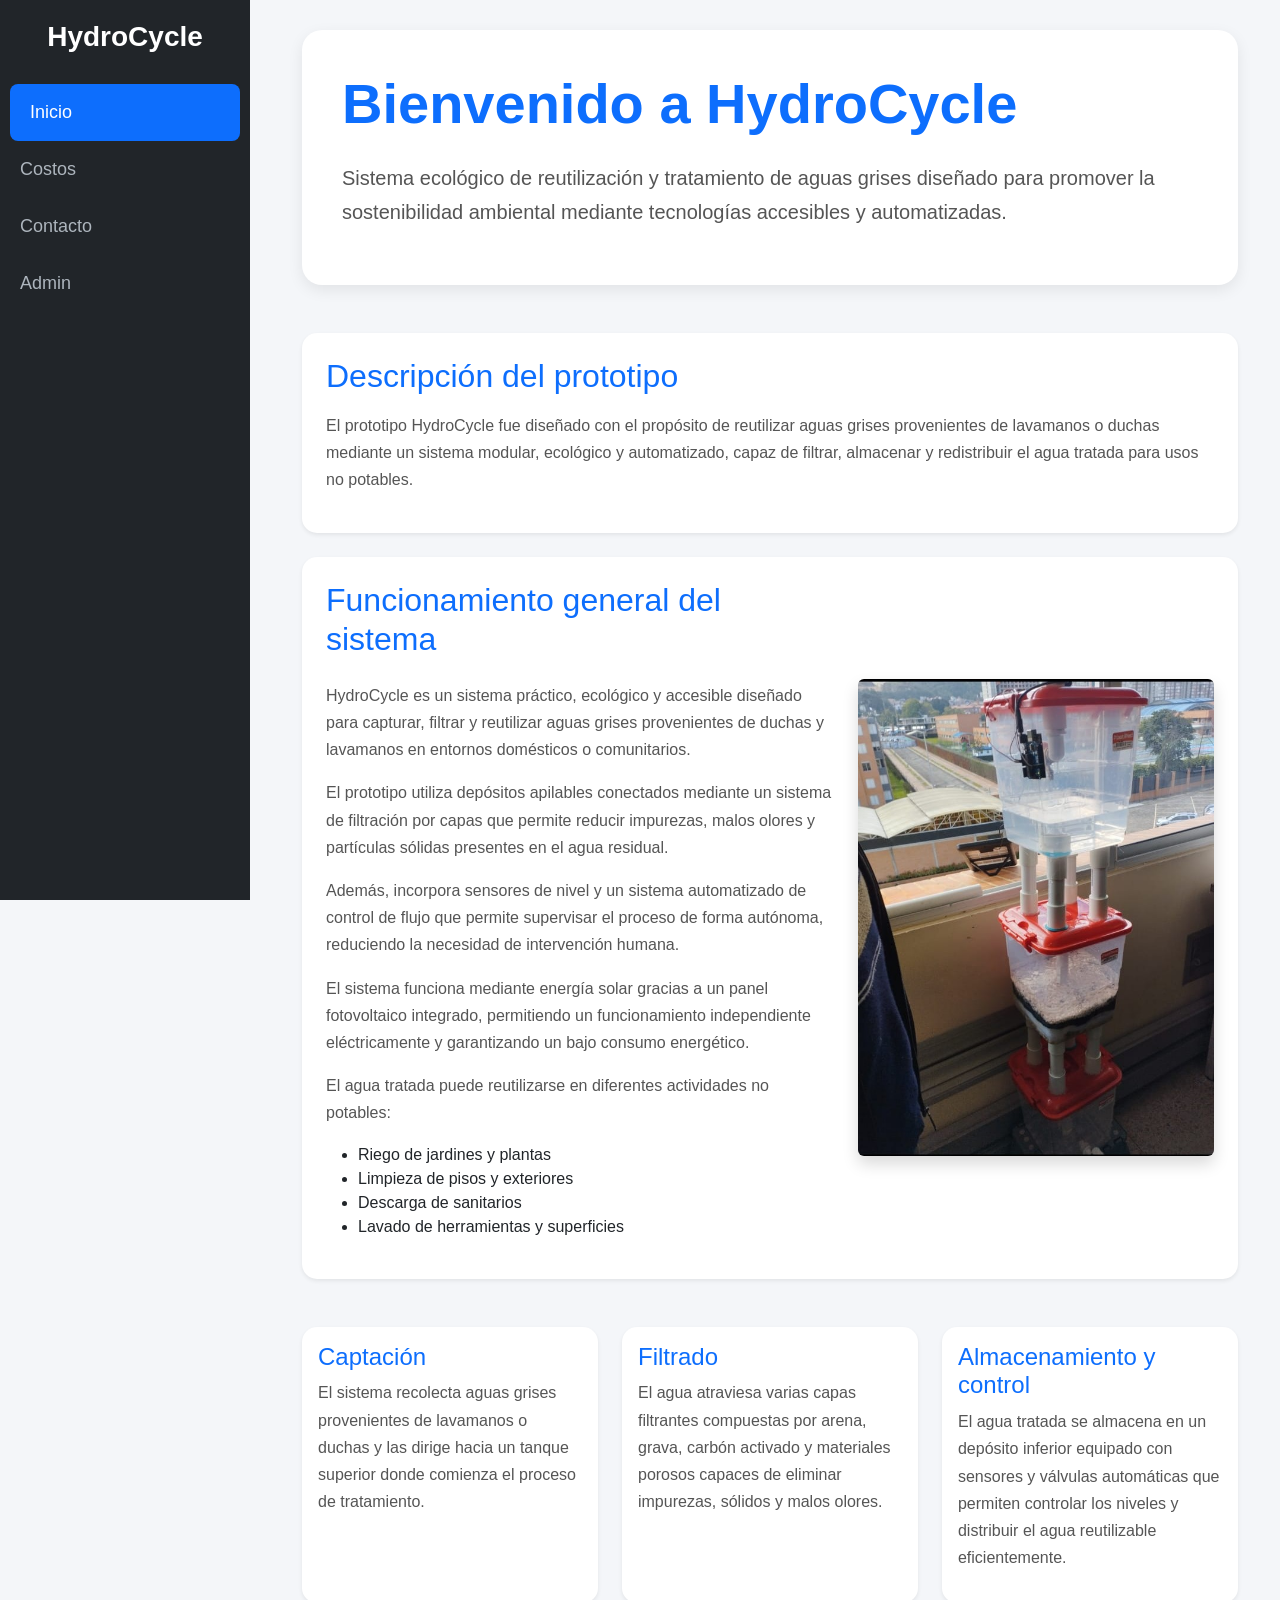
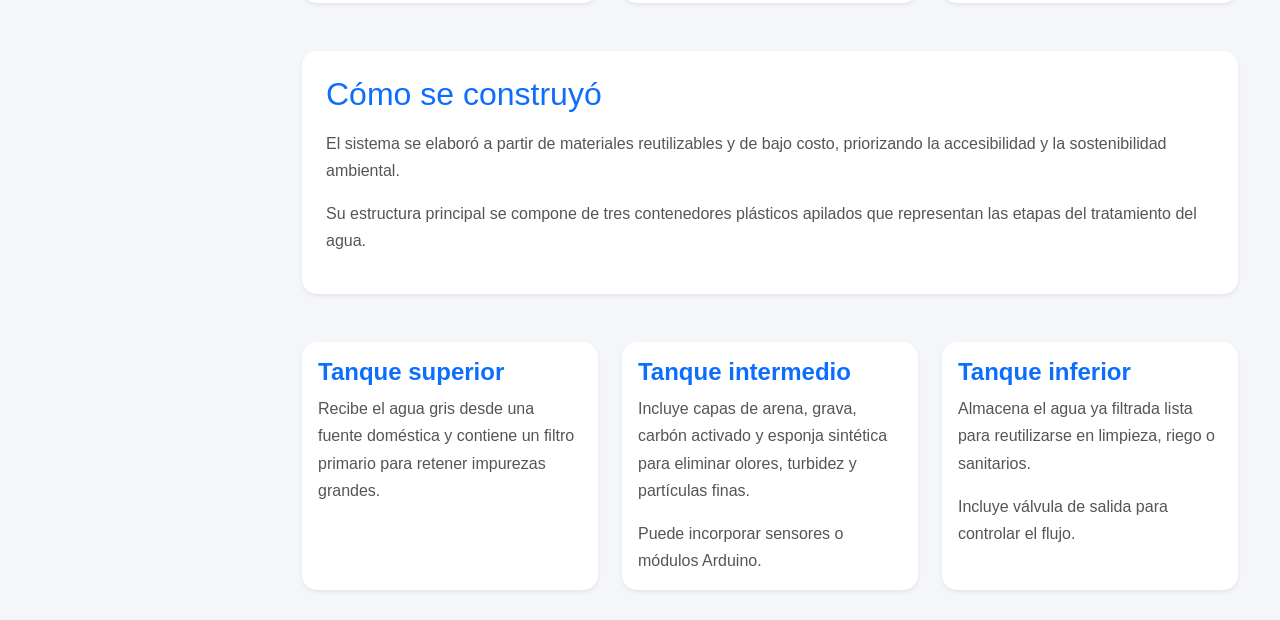
<file: index.html>
<!DOCTYPE html>
<html lang="es">
<head>

    <meta charset="UTF-8">
    <meta name="viewport" content="width=device-width, initial-scale=1.0">

    <title>HydroCycle Inicio</title>

    <link 
        href="https://cdn.jsdelivr.net/npm/bootstrap@5.3.3/dist/css/bootstrap.min.css" 
        rel="stylesheet"
    >
    <link rel="stylesheet" href="style.css">

</head>

<body>

    <div class="sidebar">

        <h2 class="logo">
            HydroCycle
        </h2>

        <ul class="nav flex-column">

            <li class="nav-item">
                <a class="nav-link active" href="index.html">
                    Inicio
                </a>
            </li>

            <li class="nav-item">
                <a class="nav-link" href="costos.html">
                    Costos
                </a>
            </li>

            <li class="nav-item">
                <a class="nav-link" href="contacto.php">
                    Contacto
                </a>
            </li>

            <!-- ADMIN -->
            <li class="nav-item">
                <a class="nav-link" href="admin.php">
                    Admin
                </a>
            </li>
            

        </ul>

    </div>

    
    <div class="content">

        <div class="container-fluid">

            <!-- HERO -->
            <div class="hero-section mb-5">

                <div class="row align-items-center">

                    <!-- TEXTO -->
                    <div class="col-12">

                        <h1 class="display-4 fw-bold text-primary">
                            Bienvenido a HydroCycle
                        </h1>

                        <p class="lead mt-4">
                            Sistema ecológico de reutilización y tratamiento de aguas grises 
                            diseñado para promover la sostenibilidad ambiental mediante 
                            tecnologías accesibles y automatizadas.
                        </p>

                    </div>

                </div>

            </div>

            <div class="card shadow-sm border-0 mb-4">

                <div class="card-body p-4">

                    <h2 class="text-primary mb-3">
                        Descripción del prototipo
                    </h2>

                    <p>
                        El prototipo HydroCycle fue diseñado con el propósito de reutilizar 
                        aguas grises provenientes de lavamanos o duchas mediante un sistema 
                        modular, ecológico y automatizado, capaz de filtrar, almacenar y 
                        redistribuir el agua tratada para usos no potables.
                    </p>

                </div>

            </div>

            <div class="card shadow-sm border-0 mb-5">

                <div class="card-body p-4">

                    <div class="row align-items-center">

                        <!-- TEXTO -->
                        <div class="col-lg-7">

                            <h2 class="text-primary mb-4">
                                Funcionamiento general del sistema
                            </h2>
                            <p>
                                HydroCycle es un sistema práctico, ecológico y accesible diseñado para 
                                capturar, filtrar y reutilizar aguas grises provenientes de duchas 
                                y lavamanos en entornos domésticos o comunitarios.
                            </p>

                            <p>
                                El prototipo utiliza depósitos apilables conectados mediante un sistema 
                                de filtración por capas que permite reducir impurezas, malos olores y 
                                partículas sólidas presentes en el agua residual.
                            </p>

                            <p>
                                Además, incorpora sensores de nivel y un sistema automatizado de control 
                                de flujo que permite supervisar el proceso de forma autónoma, reduciendo 
                                la necesidad de intervención humana.
                            </p>

                            <p>
                                El sistema funciona mediante energía solar gracias a un panel fotovoltaico 
                                integrado, permitiendo un funcionamiento independiente eléctricamente y 
                                garantizando un bajo consumo energético.
                            </p>

                            <p>
                                El agua tratada puede reutilizarse en diferentes actividades no potables:
                            </p>

                            <ul>
                                <li>Riego de jardines y plantas</li>
                                <li>Limpieza de pisos y exteriores</li>
                                <li>Descarga de sanitarios</li>
                                <li>Lavado de herramientas y superficies</li>
                            </ul>

                        </div>

                        <div class="col-lg-5 text-center">

                            <img  
                                src="imagenes/prototipo.jpg"  
                                alt="HydroCycle" 
                                class="img-fluid rounded shadow"
                            >

                        </div>

                    </div>

                </div>

            </div>

            <div class="row g-4 mb-5">

                <!-- CAPTACIÓN -->
                <div class="col-md-4">

                    <div class="card h-100 shadow-sm border-0">

                        <div class="card-body">

                            <h4 class="text-primary">
                                Captación
                            </h4>

                            <p>
                                El sistema recolecta aguas grises provenientes de lavamanos 
                                o duchas y las dirige hacia un tanque superior donde comienza 
                                el proceso de tratamiento.
                            </p>

                        </div>

                    </div>

                </div>

                <div class="col-md-4">

                    <div class="card h-100 shadow-sm border-0">

                        <div class="card-body">

                            <h4 class="text-primary">
                                Filtrado
                            </h4>

                            <p>
                                El agua atraviesa varias capas filtrantes compuestas por arena, 
                                grava, carbón activado y materiales porosos capaces de eliminar 
                                impurezas, sólidos y malos olores.
                            </p>

                        </div>

                    </div>

                </div>

                <div class="col-md-4">

                    <div class="card h-100 shadow-sm border-0">

                        <div class="card-body">

                            <h4 class="text-primary">
                                Almacenamiento y control
                            </h4>

                            <p>
                                El agua tratada se almacena en un depósito inferior equipado 
                                con sensores y válvulas automáticas que permiten controlar 
                                los niveles y distribuir el agua reutilizable eficientemente.
                            </p>

                        </div>

                    </div>

                </div>

            </div>

            <div class="card shadow-sm border-0 mb-5">

                <div class="card-body p-4">

                    <h2 class="text-primary mb-3">
                        Cómo se construyó
                    </h2>

                    <p>
                        El sistema se elaboró a partir de materiales reutilizables y de bajo costo,
                        priorizando la accesibilidad y la sostenibilidad ambiental.
                    </p>

                    <p>
                        Su estructura principal se compone de tres contenedores plásticos 
                        apilados que representan las etapas del tratamiento del agua.
                    </p>

                </div>

            </div>

            <div class="row g-4">

                <!-- TANQUE SUPERIOR -->
                <div class="col-md-4">

                    <div class="card h-100 shadow-sm border-0">

                        <div class="card-body">

                            <h4 class="card-title text-primary">
                                Tanque superior
                            </h4>

                            <p class="card-text">
                                Recibe el agua gris desde una fuente doméstica 
                                y contiene un filtro primario para retener 
                                impurezas grandes.
                            </p>

                        </div>

                    </div>

                </div>

                <div class="col-md-4">

                    <div class="card h-100 shadow-sm border-0">

                        <div class="card-body">

                            <h4 class="card-title text-primary">
                                Tanque intermedio
                            </h4>

                            <p class="card-text">
                                Incluye capas de arena, grava, carbón activado 
                                y esponja sintética para eliminar olores, 
                                turbidez y partículas finas.
                            </p>

                            <p class="card-text">
                                Puede incorporar sensores o módulos Arduino.
                            </p>

                        </div>

                    </div>

                </div>

                <div class="col-md-4">

                    <div class="card h-100 shadow-sm border-0">

                        <div class="card-body">

                            <h4 class="card-title text-primary">
                                Tanque inferior
                            </h4>

                            <p class="card-text">
                                Almacena el agua ya filtrada lista para 
                                reutilizarse en limpieza, riego o sanitarios.
                            </p>

                            <p class="card-text">
                                Incluye válvula de salida para controlar el flujo.
                            </p>

                        </div>

                    </div>

                </div>

            </div>

        </div>

    </div>

</body>
</html>
</file>
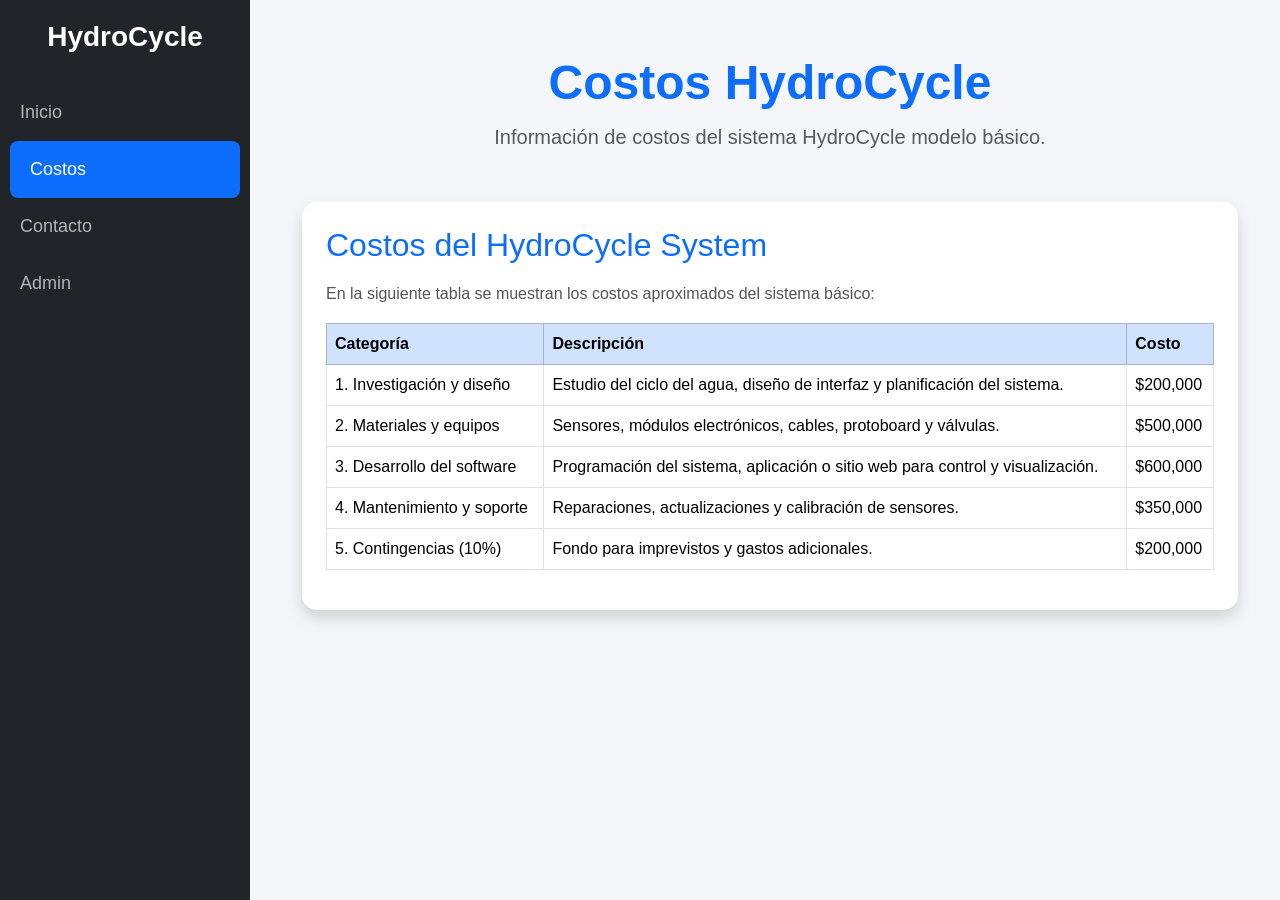
<file: costos.html>
<!DOCTYPE html>
<html lang="es">

<head>
    <meta charset="UTF-8">
    <meta name="viewport" content="width=device-width, initial-scale=1.0">

    <title>HydroCycle - Costos</title>

    <!-- Bootstrap -->
    <link
        href="https://cdn.jsdelivr.net/npm/bootstrap@5.3.3/dist/css/bootstrap.min.css"
        rel="stylesheet"
    >

    <!-- CSS -->
    <link rel="stylesheet" href="style.css">
</head>

<body>

    <!-- SIDEBAR -->
    <div class="sidebar">

        <h2 class="logo">HydroCycle</h2>

        <ul class="nav flex-column">

            <li class="nav-item">
                <a class="nav-link" href="index.html">
                    Inicio
                </a>
            </li>

            <li class="nav-item">
                <a class="nav-link active" href="costos.html">
                    Costos
                </a>
            </li>

            <li class="nav-item">
                <a class="nav-link" href="contacto.php">
                    Contacto
                </a>
            </li>

            <!-- ADMIN -->
            <li class="nav-item">
                <a class="nav-link" href="admin.php">
                    Admin
                </a>
            </li>
            

        </ul>

    </div>

    <!-- CONTENIDO -->
    <div class="content">

        <div class="container py-4">

            <div class="text-center mb-5">

                <h1 class="display-5 fw-bold text-primary">
                    Costos HydroCycle
                </h1>

                <p class="lead text-muted">
                    Información de costos del sistema HydroCycle modelo básico.
                </p>

            </div>

            <!-- TABLA -->
            <div class="card shadow border-0 p-4">

                <h2 class="text-primary mb-3">
                    Costos del HydroCycle System
                </h2>

                <p>
                    En la siguiente tabla se muestran los costos aproximados
                    del sistema básico:
                </p>

                <div class="table-responsive">

                    <table class="table table-bordered table-hover align-middle">

                        <thead class="table-primary">

                            <tr>
                                <th>Categoría</th>
                                <th>Descripción</th>
                                <th>Costo</th>
                            </tr>

                        </thead>

                        <tbody>

                            <tr>
                                <td>1. Investigación y diseño</td>

                                <td>
                                    Estudio del ciclo del agua, diseño de interfaz
                                    y planificación del sistema.
                                </td>

                                <td>$200,000</td>
                            </tr>

                            <tr>
                                <td>2. Materiales y equipos</td>

                                <td>
                                    Sensores, módulos electrónicos, cables,
                                    protoboard y válvulas.
                                </td>

                                <td>$500,000</td>
                            </tr>

                            <tr>
                                <td>3. Desarrollo del software</td>

                                <td>
                                    Programación del sistema, aplicación o sitio web
                                    para control y visualización.
                                </td>

                                <td>$600,000</td>
                            </tr>

                            <tr>
                                <td>4. Mantenimiento y soporte</td>

                                <td>
                                    Reparaciones, actualizaciones y calibración
                                    de sensores.
                                </td>

                                <td>$350,000</td>
                            </tr>

                            <tr>
                                <td>5. Contingencias (10%)</td>

                                <td>
                                    Fondo para imprevistos y gastos adicionales.
                                </td>

                                <td>$200,000</td>
                            </tr>

                        </tbody>

                    </table>

                </div>

            </div>

        </div>

    </div>

</body>

</html>
</file>
<file: style.css>
body{
    margin: 0;
    padding: 0;
    display: flex;
    font-family: Arial, sans-serif;
    background-color: #f4f6f9;
}

/* SIDEBAR */
.sidebar{
    width: 250px;
    height: 100vh;
    background: #212529;
    padding-top: 20px;
    position: fixed;
}

/* LOGO */
.logo{
    color: white;
    text-align: center;
    margin-bottom: 30px;
    font-size: 28px;
    font-weight: bold;
}

/* LINKS */
.sidebar .nav-link{
    color: #adb5bd;
    padding: 15px 20px;
    transition: 0.3s;
    font-size: 18px;
}

/* HOVER */
.sidebar .nav-link:hover{
    background: #0d6efd;
    color: white;
    border-radius: 8px;
    margin: 0 10px;
}

/* LINK ACTIVO */
.sidebar .active{
    background: #0d6efd;
    color: white !important;
    border-radius: 8px;
    margin: 0 10px;
}

/* CONTENIDO */
.content{
    margin-left: 260px;
    padding: 30px;
    width: 100%;
    min-height: 100vh;
}

/* HERO SECTION */

.hero-section{
    background: white;
    border-radius: 20px;
    padding: 40px;
    box-shadow: 0 5px 15px rgba(0,0,0,0.08);
}

/* TARJETAS */

.card{
    border-radius: 15px;
}

.card-title{
    font-weight: bold;
}

/* TEXTO */

p{
    color: #555;
    line-height: 1.7;
}

/* IMÁGENES */

img{
    max-width: 100%;
    height: auto;
    object-fit: contain;
}
</file>
